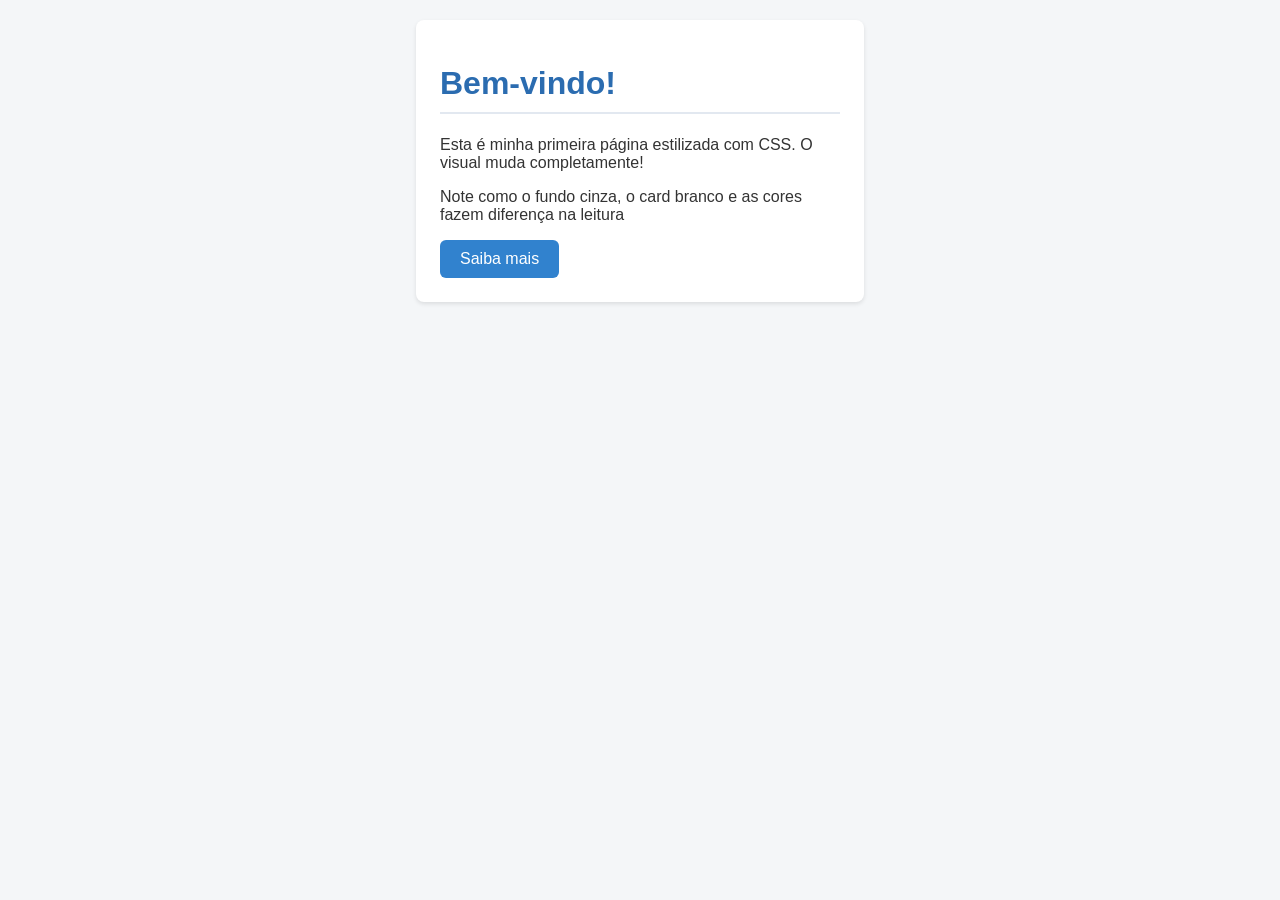
<file: bemvindo.html>
<!DOCTYPE html>
<html lang="en">

<head>
    <meta charset="UTF-8">
    <meta name="viewport" content="width=device-width, initial-scale=1.0">
    <title>Bem-vindo</title>
    <link rel="stylesheet" href="bemvindo.css">
</head>

<body>
    <header class="card">
        <h1>Bem-vindo!</h1>
        <p>Esta é minha primeira página estilizada com CSS. O visual muda completamente!</p>
        <p>Note como o fundo cinza, o card branco e as cores fazem diferença na leitura</p>
        <a href="#" class="btn">Saiba mais</a>
    </header>
</body>

</html>
</file>
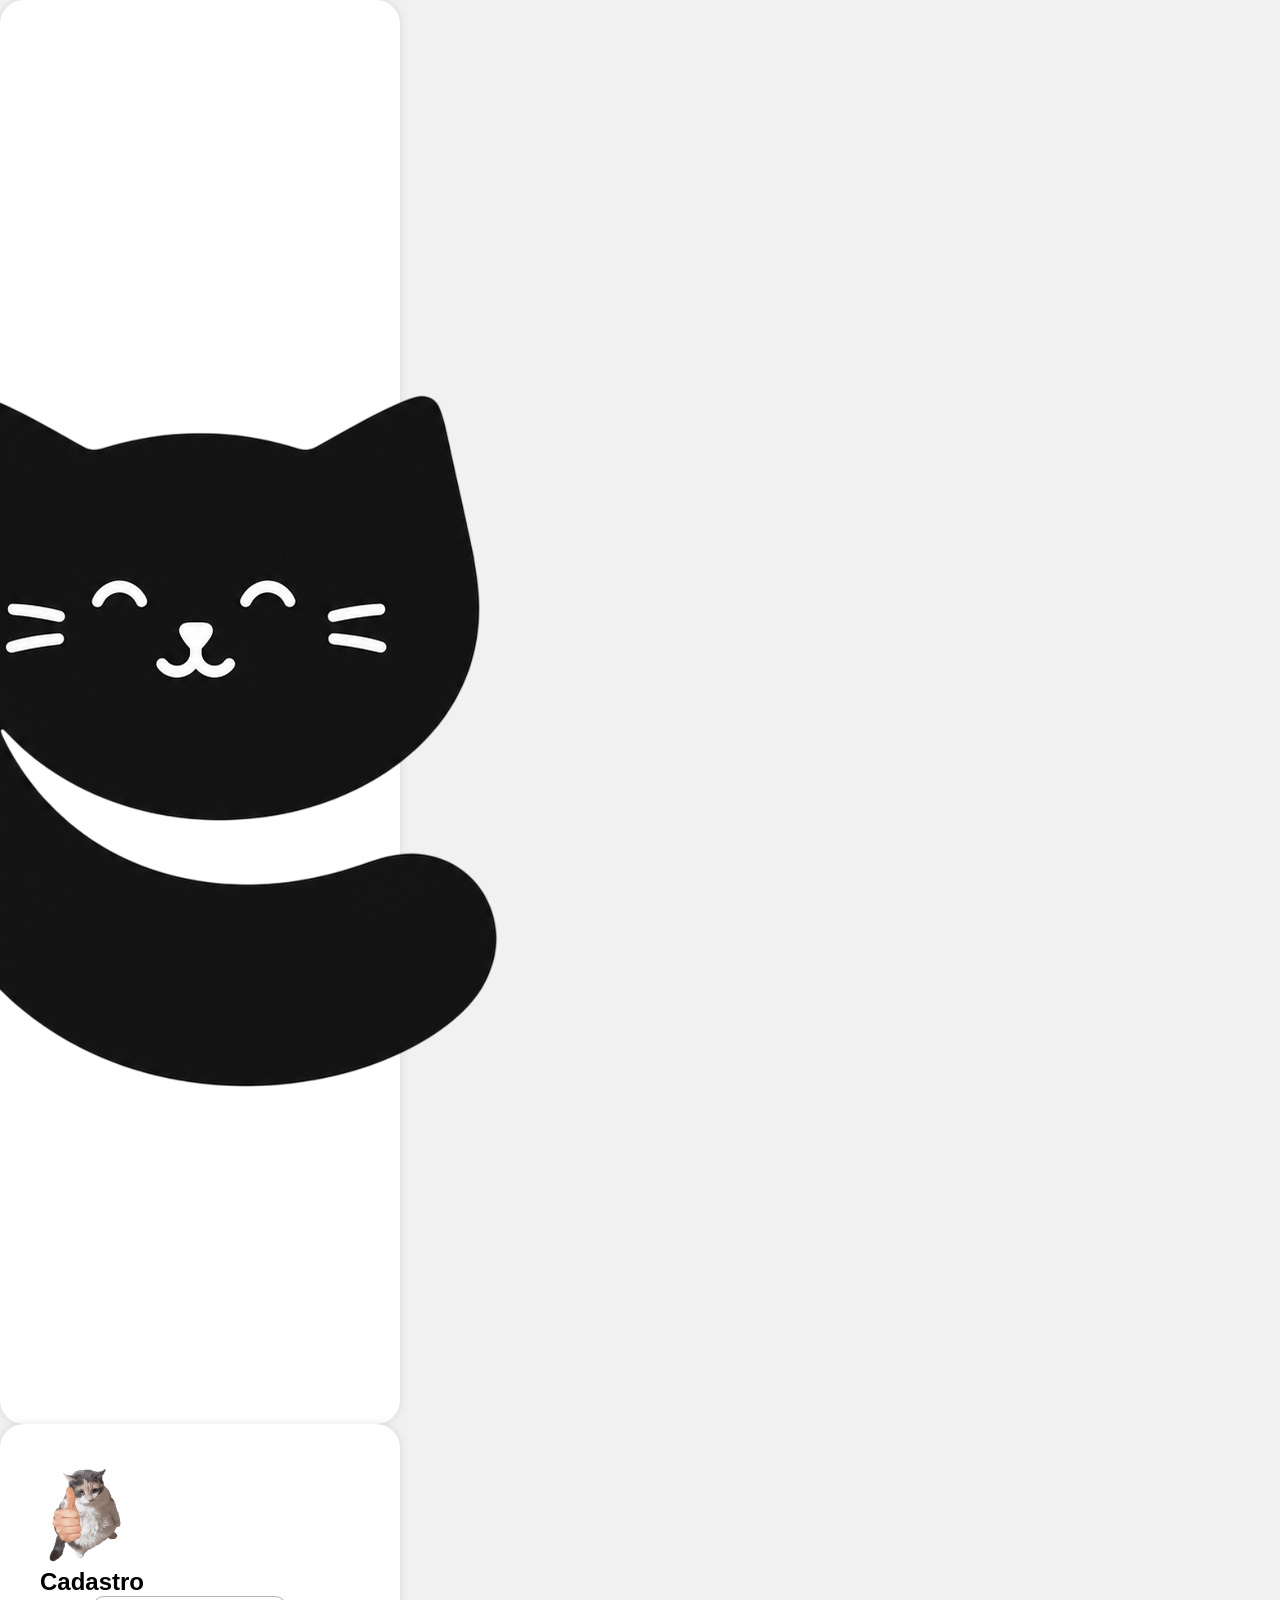
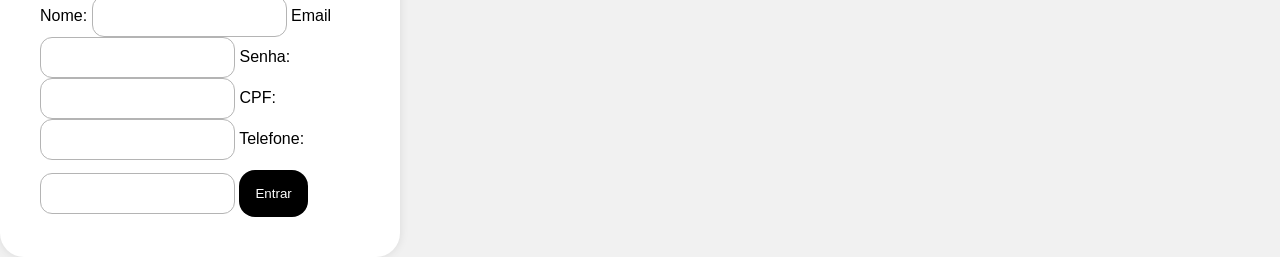
<file: cadastro.html>
<!DOCTYPE html>
<html lang="en">
<head>
    <meta charset="UTF-8">
    <meta name="viewport" content="width=device-width, initial-scale=1.0">
    <link rel="stylesheet" href="login.css">
    <script defer src="login.js"></script>
    <title>Login | Marselo</title>
</head>
<body>
        <section id="esquerda" class="esquerda">
            <div id="" class="">
                <h1>Projeto</h1>
                <h2>By Marselo</h2>

                <img src="/images/gato3.png" alt="Gato Belisario">
            </div>
        </section>

        <section id="direita" class="direita">
            <div>
                <img src="/images/gato2.png" alt="Logo Belisario">

                <h2>Cadastro</h2>

                <form id="formulario" class="formulario">
                    <la
                    bel for="nome">Nome:</label>
                    <input type="text" id="nome" name="nome">

                    <label for="email">Email</label>
                    <input type="email" id="email" name="email">
        
                    <label for="senha">Senha:</label>
                    <input type="password" id="senha" name="senha">

                    <label for="cpf">CPF:</label>
                    <input type="text" id="cpf" class="cpf">

                    <label for="telefone">Telefone:</label>
                    <input type="number" id="telefone" class="telefone">

                    <button id="cadastrar" class="cadastrar" type="submit">Entrar</button>
                </form>
            </div>
        </section>
</body>
</html>
</file>
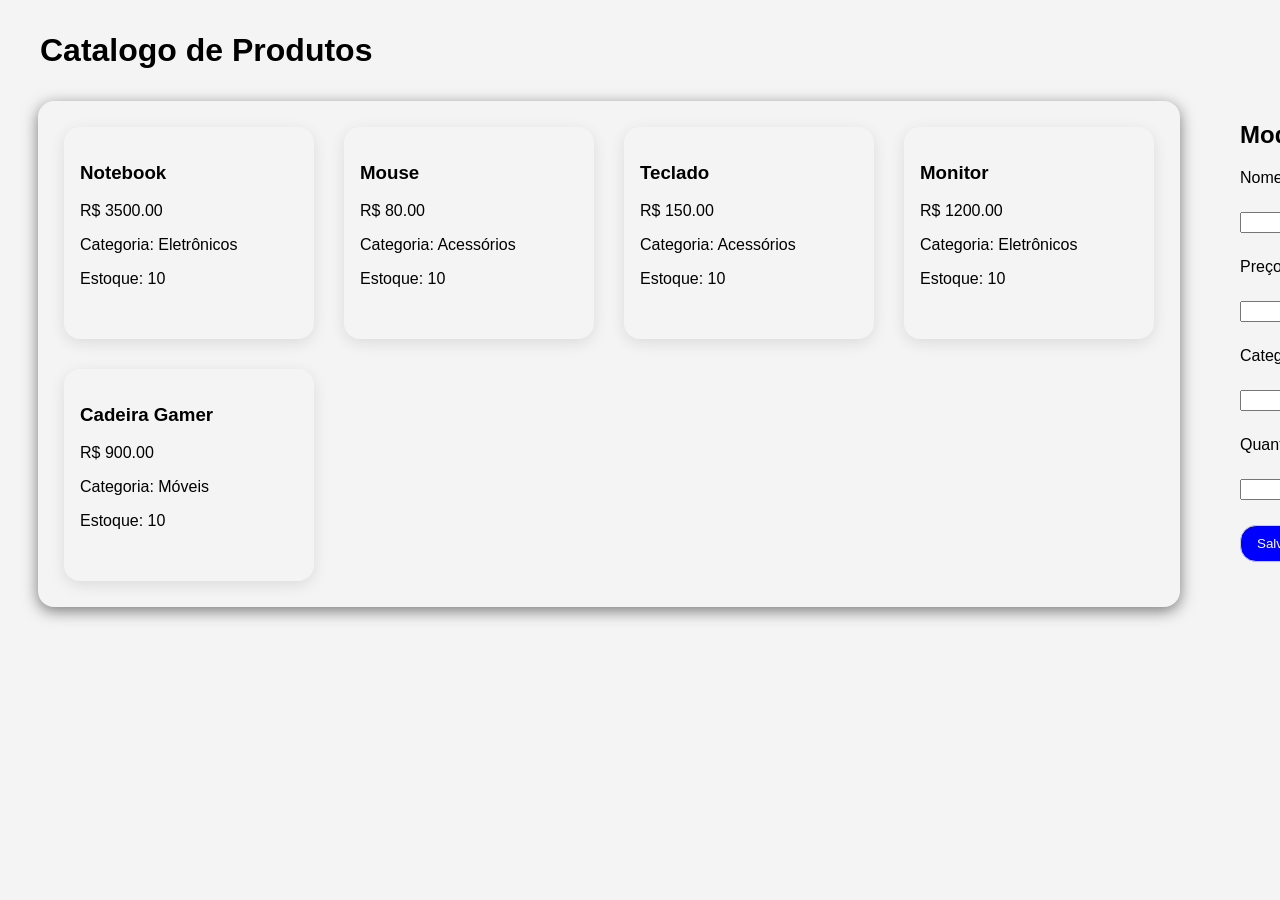
<file: crud.html>
<!DOCTYPE html>
<html lang="en">

<head>
    <meta charset="UTF-8">
    <meta name="viewport" content="width=device-width, initial-scale=1.0">
    <link rel="stylesheet" href="crud.css">
    <script defer src="crud.js" ></script>
    <title>Catalogo | Marselo</title>
</head>

<body>
    <h1 class="titulo1">Catalogo de Produtos</h1>

    <div class="geral">   
        <div class="catalogao">
            <div id="catalogo" class="catalogo"></div>
        </div> 
    
        <main>
            <section>
                <h1 class="titulo2">Modificar Produto</h1>
    
                <form id="formulario" class="formulario">
                    
                    <label for="nome">Nome</label>
                    <input type="text" id="nome" name="nome">
    
                    <label for="preco">Preço</label>
                    <input type="number" id="preco" name="preco">
    
                    <label for="categoria">Categoria</label>
                    <input type="text" id="categoria" name="categoria">
    
                    <label for="quantidade">Quantidade</label>
                    <input type="number" id="quantidade" name="quantidade">
    
                    <div class="botoes">
                        <button type="submit" class="salvar">Salvar</button>
                        <button type="button" class="remover">Remover</button>
                        <button type="button" class="limpar">Limpar</button>
                    </div>
                </form> 
            </section> 
        </main> 
    </div> 
</body>

</html>
</file>
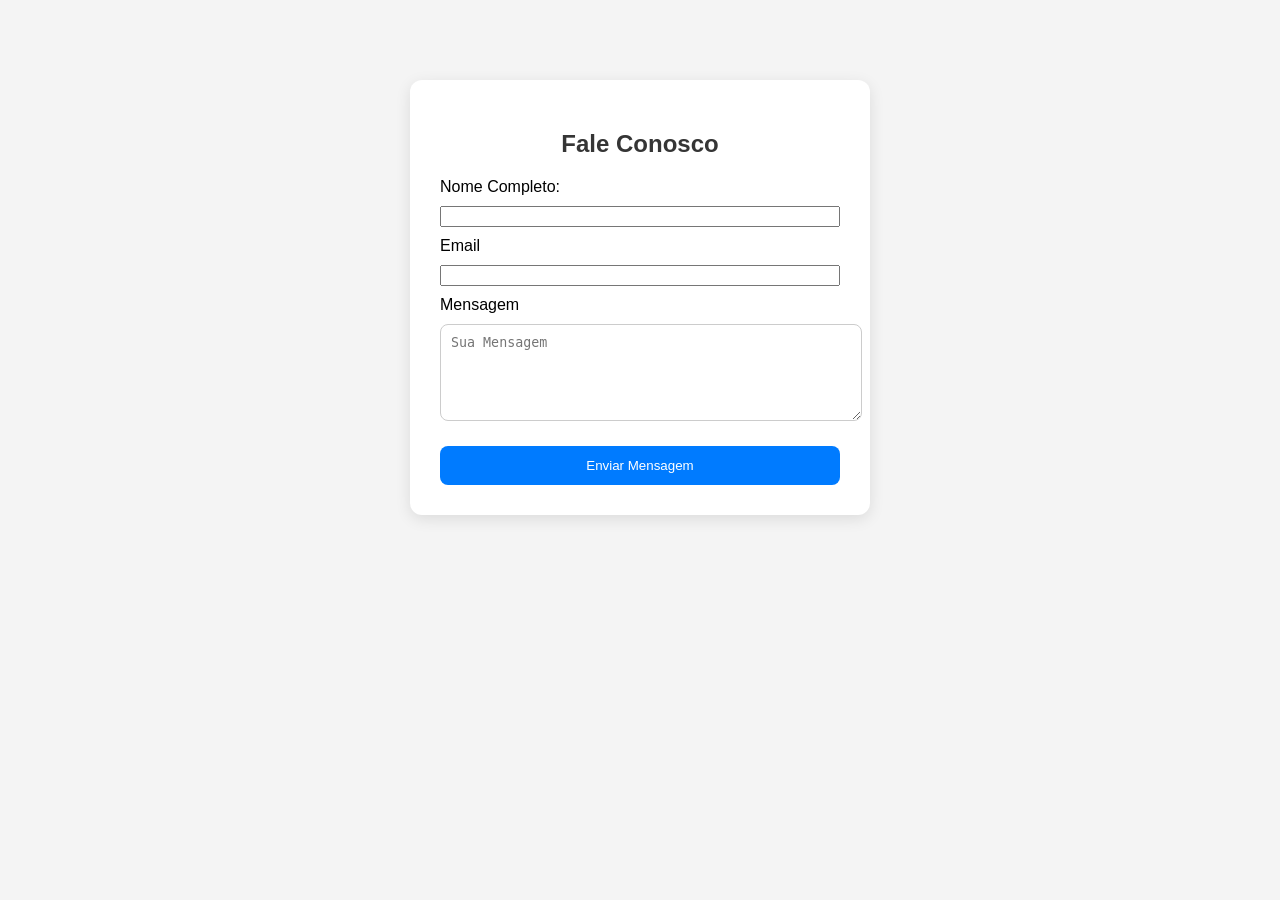
<file: forms.html>
<!DOCTYPE html>
<html lang="en">
<head>
    <meta charset="UTF-8">
    <meta name="viewport" content="width=device-width, initial-scale=1.0">
    <title>Formulario</title>
    <link rel="stylesheet" href="forms.css">
</head>
<body>
    <section>
        <div class="formulario">
            <h1>Fale Conosco</h1>
            <form class="cards">
                <label for="nome">Nome Completo:</label>
                <input type="text" id="nome" name="nome">
    
                <label for="email">Email</label>
                <input type="email" id="email" name="email">
    
                <label for="msg">Mensagem</label>
                <textarea id="msg" name="mensagem" rows="5" placeholder="Sua Mensagem"></textarea>
    
                <button class="butao" type="submit">Enviar Mensagem</button>
            </form>
        </div>
    </section>
</body>
</html>
</file>
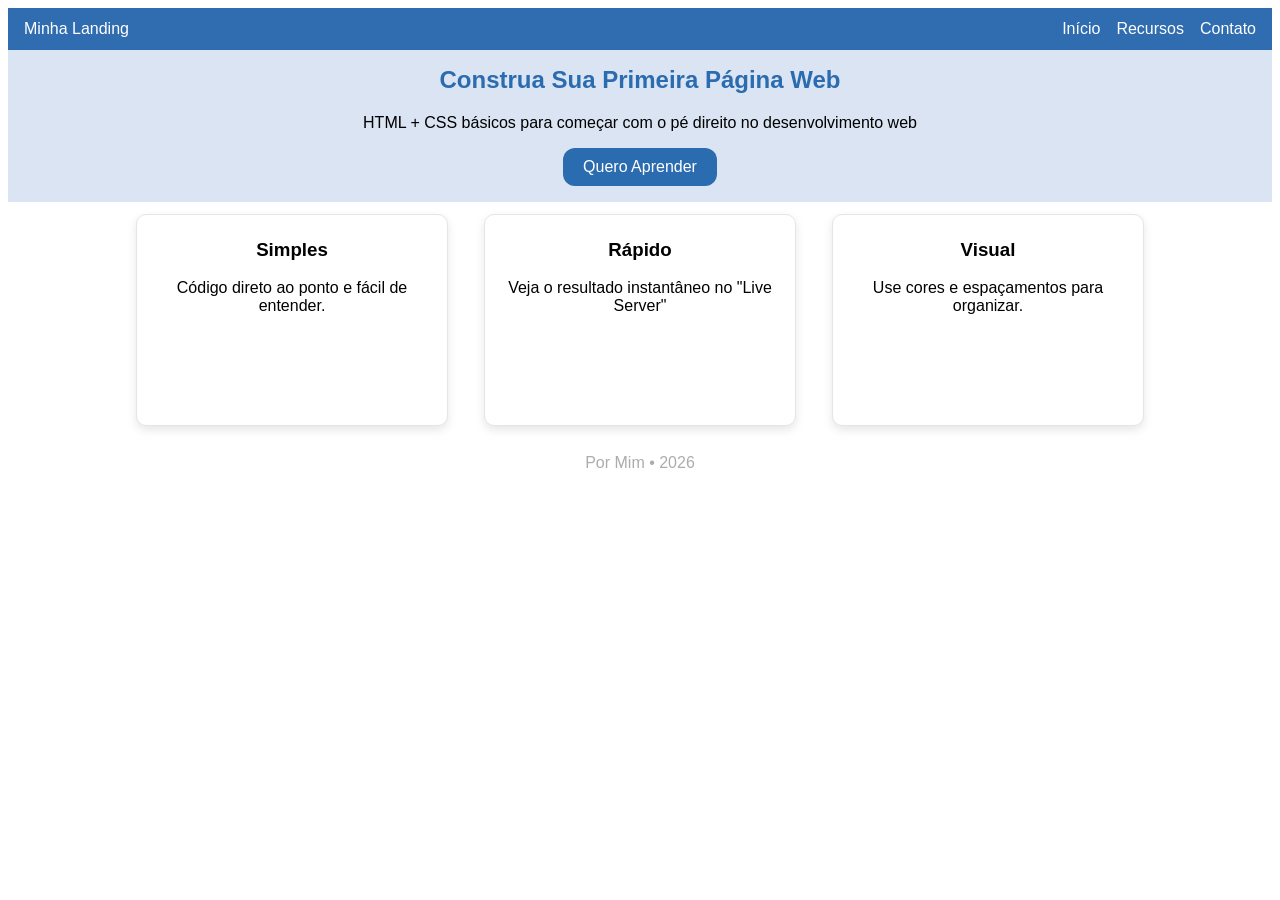
<file: landing.html>
<!DOCTYPE html>
<html lang="en">

<head>
    <meta charset="UTF-8">
    <meta name="viewport" content="width=device-width, initial-scale=1.0">
    <title>Landing Page</title>
    <link rel="stylesheet" href="landing.css">
</head>

<body>
    <!-- Barra de Navegação -->
    <header class="barra">
        <div>
            Minha Landing
        </div>

        <nav class="opcoes">
            <a href="#">Início</a>
            <a href="#">Recursos</a>
            <a href="#">Contato</a>
        </nav>
    </header>

    <!-- Textos e Botão -->
    <section class="centerarea">
        <h1>Construa Sua Primeira Página Web</h1>
        <p>HTML + CSS básicos para começar com o pé direito no desenvolvimento web</p>
        <div class="botao">
            <a href="#">Quero Aprender</a> 
        </div>
    </section>

    <!-- Cards -->
    <section class="cards">
        <div class="card">
            <h3>Simples</h3>
            <p>Código direto ao ponto e fácil de entender.</p>
        </div>

        <div class="card">
            <h3>Rápido</h3>
            <p>Veja o resultado instantâneo no "Live Server"</p>
        </div>

        <div class="card">
            <h3>Visual</h3>
            <p>Use cores e espaçamentos para organizar.</p>
        </div>
    </section>

    <!-- Rodapé -->
    <div class="rodape">
        <p>Por Mim • 2026</p>
    </div>
</body>

</html>
</file>
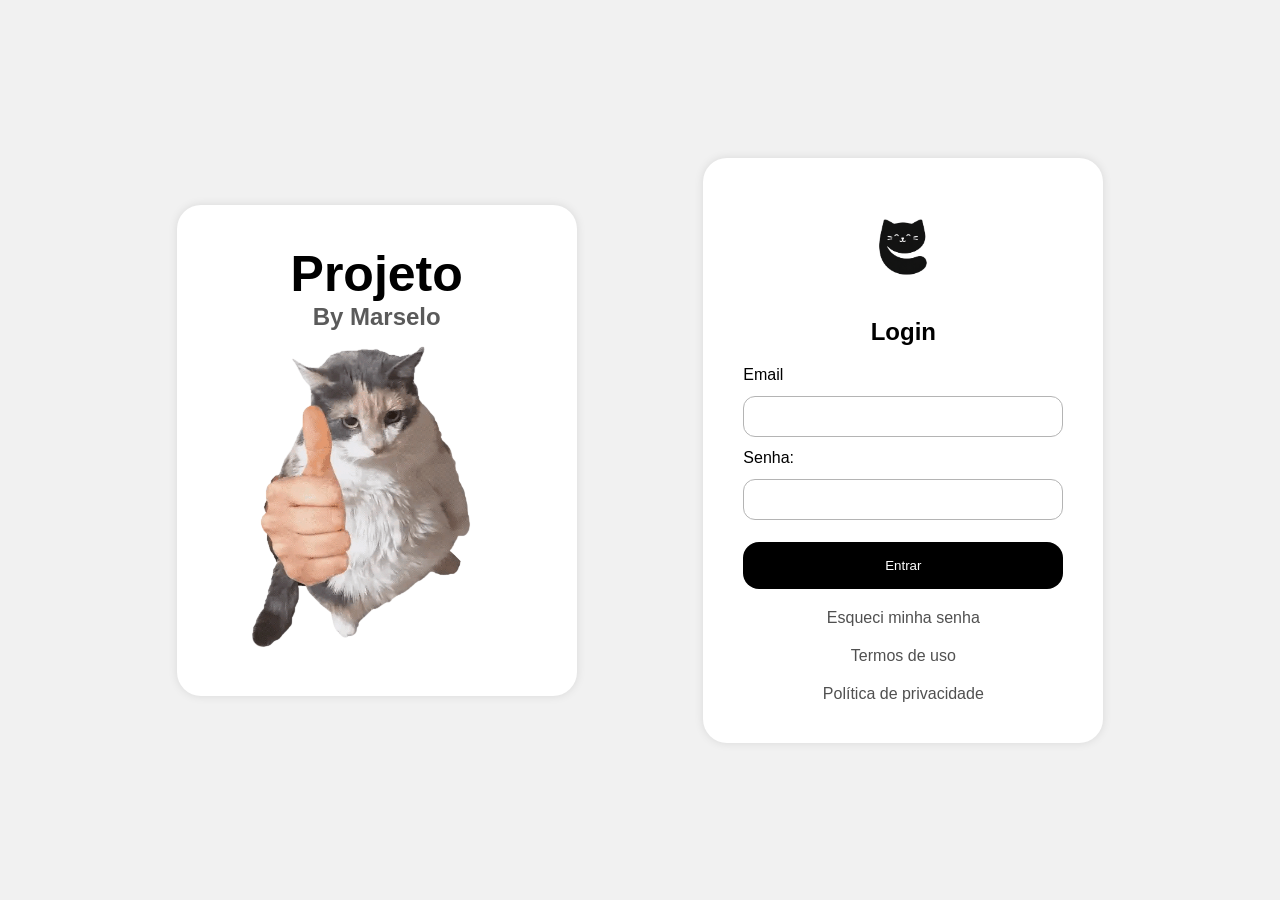
<file: login.html>
<!DOCTYPE html>
<html lang="en">
<head>
    <meta charset="UTF-8">
    <meta name="viewport" content="width=device-width, initial-scale=1.0">
    <link rel="stylesheet" href="login.css">
    <script defer src="login.js"></script>
    <title>Login | Marselo</title>
</head>
<body>
        <section id="login" class="login">
            <div id="esquerda" class="esquerda">
                <h1>Projeto</h1>
                <h2>By Marselo</h2>

                <img src="/images/gato2.png" alt="Gato Belisario">
            </div>

            <div id="direita" class="direita">
                <img src="/images/gato3.png" alt="Logo Belisario">

                <h2>Login</h2>

                <form id="formulario" class="formulario">
                    <label for="email">Email</label>
                    <input type="email" id="email" name="email">
        
                    <label for="senha">Senha:</label>
                    <input type="password" id="senha" name="senha">
        
                    <button id="logar" class="logar" type="submit">Entrar</button>
                </form>

                <a href="">Esqueci minha senha</a>
                <a href="">Termos de uso</a>
                <a href="">Política de privacidade</a>
            </div>
        </section><!--LOGIN-->

        <section id="feedback" class="feedback">
            <div id="mensagem" class="mensagem">
                <img id="imagem" class="imagem" src="/images/gato1.png" alt="Gato Belisario">
            </div>

            <button id="recarregar" class="recarregar">Recarregar</button>
        </section><!--FEEDBACK-->
</body>
</html>
</file>
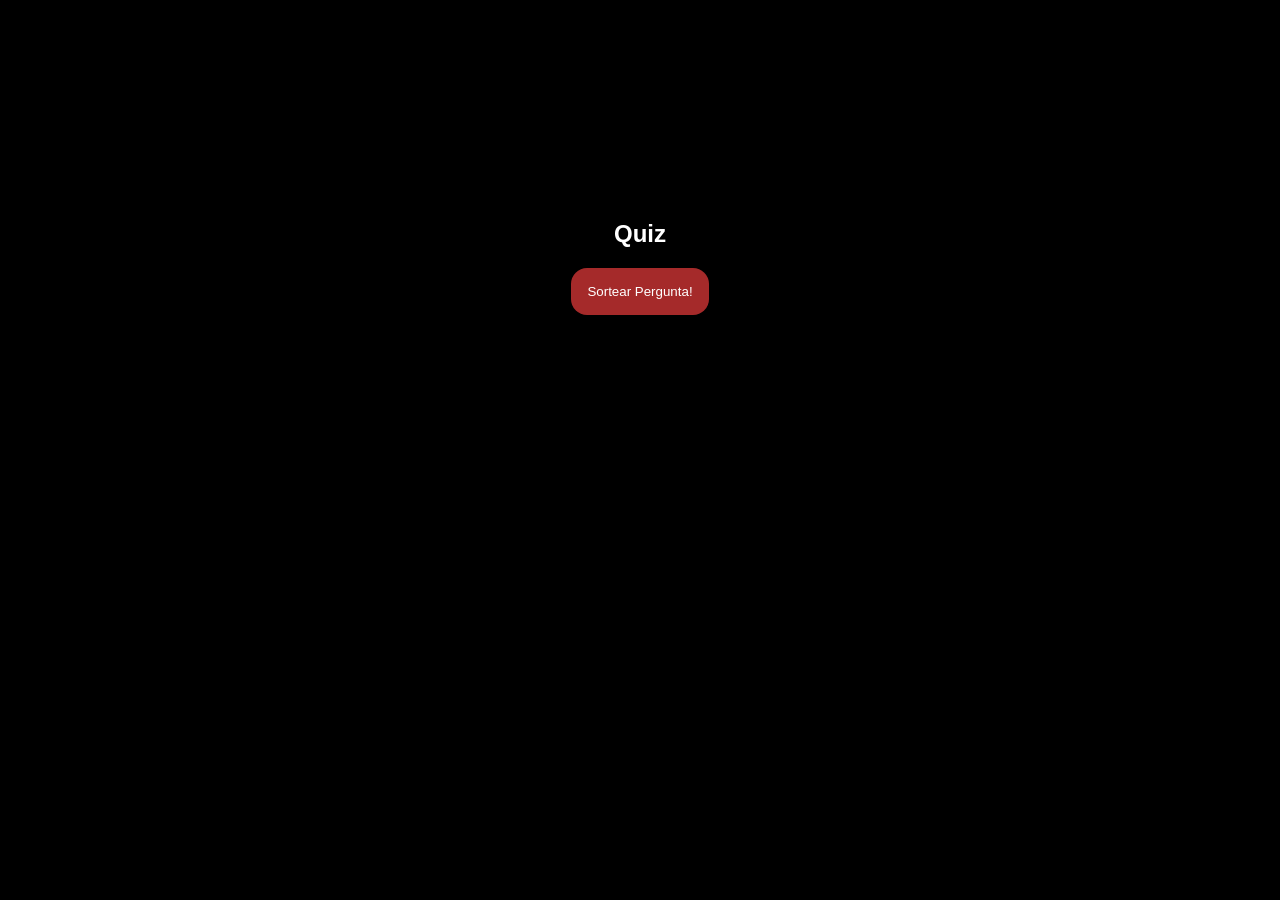
<file: quiz.html>
<!DOCTYPE html>
<html lang="en">

<head>
    <meta charset="UTF-8">
    <meta name="viewport" content="width=device-width, initial-scale=1.0">
    <link rel="stylesheet" href="quiz.css">
    <script defer src="quiz.js"></script>
    <title>Quiz | Marselo</title>
</head>

<body>

    <section id="inicio" class="inicio">
        <h1 id="titulo" class="titulo">Quiz</h1>
    
        <button id="sorteio" class="sorteio">Sortear Pergunta!</button>
    </section><!--inicio-->

    
    <section id="quiz" class="quiz">
        <div id="perguntas" class="perguntas">
            <h2 id="pergunta" class="pergunta">Pergunta</h2>
    
            <div id="botoes" class="botoes">
                <button id="a" class="a">A</button>
                <button id="b" class="b">B</button>
                <button id="c" class="c">C</button>
                <button id="d" class="d">D</button>
            </div>
        </div>
    </section><!--quiz-->
    
    <section id="resultado" class="resultado">
        <div id="retorno" class="retorno"></div>
        <button id="voltar" class="voltar">Voltar</button>
    </section><!--resultado-->

</body>

</html>
</file>
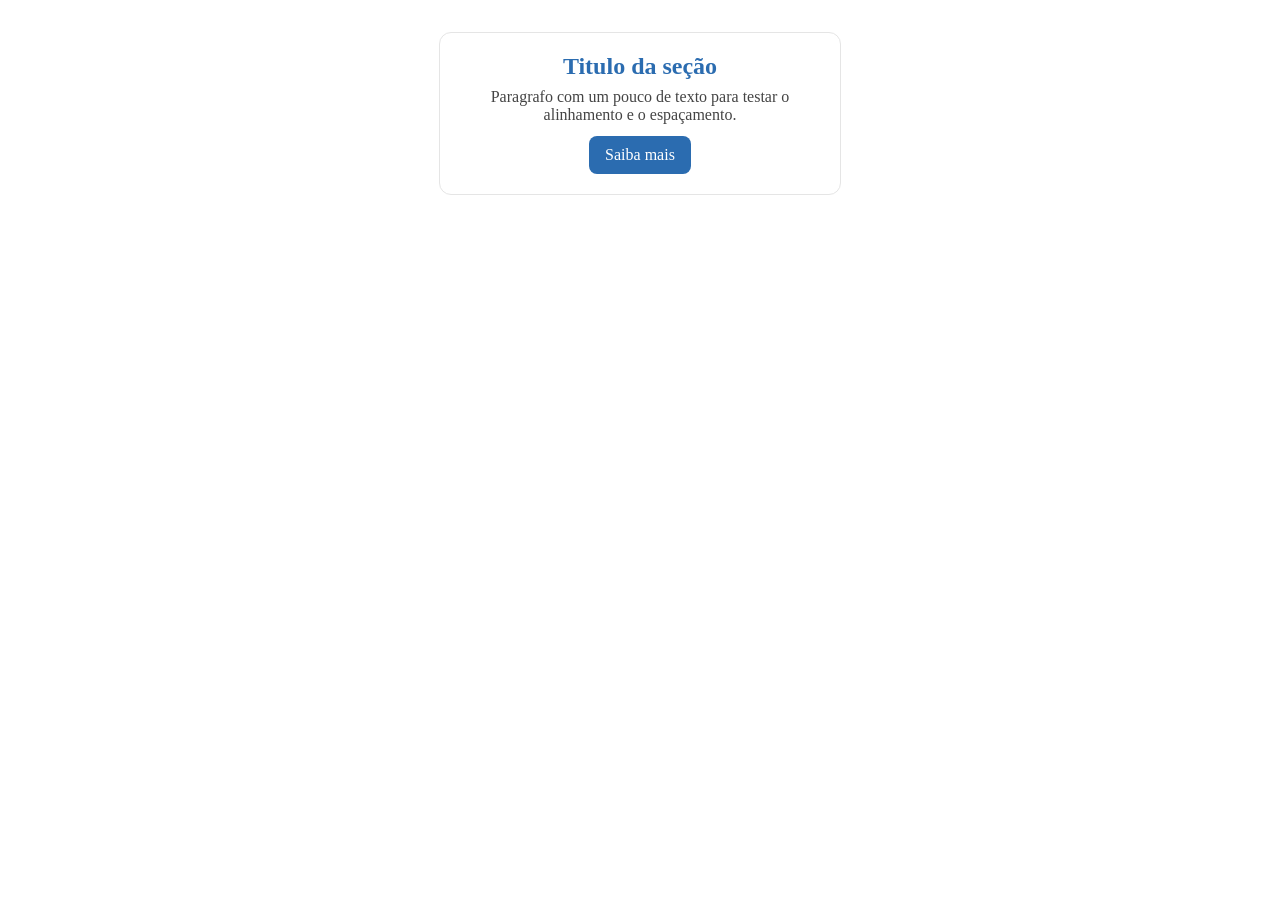
<file: teste.html>
<!DOCTYPE html>
<html lang="en">

<head>
    <meta charset="UTF-8">
    <meta name="viewport" content="width=device-width, initial-scale=1.0">
    <title>Teste</title>
    <link rel="stylesheet" href="teste.css">
</head>

<body>
    <main class="card wrap">
        <h2>Titulo da seção</h2>
        <p>Paragrafo com um pouco de texto para testar o alinhamento e o espaçamento.</p>
        <a href="#" class="btn">Saiba mais</a>
    </main>
</body>

</html>
</file>
<file: bemvindo.css>
body {
    font-family: 'Arial', sans-serif;
    background: #f4f6f8;
    color: #333;
    margin: 0;
    padding: 20px;
}

.card {
    background: white;
    border-radius: 8px;
    padding: 24px;
    box-shadow: 0 2px 4px rgba(0,0,0,0.1);
    max-width: 400px;
    margin: 0 auto;
}

h1 {
    color: #2b6cb0;
    border-bottom: 2px solid #e2e8f0;
    padding-bottom: 10px;
}

.btn {
    background: #3182ce;
    color: white;
    padding: 10px 20px;
    border-radius: 6px;
    text-decoration: none;
    display: inline-block;
}
</file>
<file: login.css>
/* GERAL */

*{
    margin: 0;
    padding: 0;
    box-sizing: border-box;

    font-family: Arial, Helvetica, sans-serif;
}

body{
    background-color: rgb(241, 241, 241);
}

/* LOGIN */

.login{
    display: flex;
    justify-content: space-evenly;
    align-items: center;

    height: 100vh;
    padding: 50px;
}

/* ESQUERDA */

.esquerda{
    display: flex;
    flex-direction: column;
    align-items: center;
    
    width: 400px;
    padding: 40px;
    
    border-radius: 24px;
    
    background-color: white;
    box-shadow: 0 0 10px rgba(0, 0, 0, 0.1);
}

.esquerda h1{
    font-size: 50px;
}

.esquerda h2{
    color: rgb(90, 90, 90);
}

/* DIREITA */

.direita{
    display: flex;
    flex-direction: column;
    align-items: center;
    
    width: 400px;
    padding: 40px;
    gap: 20px;
    
    border-radius: 24px;
    
    background-color: white;
    box-shadow: 0 0 10px rgba(0, 0, 0, 0.1);
}

.direita img{
    width: 100px;
    height: 100px;
}

/* FORMULÁRIO */

.formulario{
    display: flex;
    flex-direction: column;
    
    width: 100%;
    gap: 12px;
}

.formulario input{
    padding: 12px;
    border-radius: 12px;
    border: 1px solid rgb(180, 180, 180);
}

.feedback{
    text-align: center;
    align-items: center;

    margin: 100px;
}

/* BOTÃO */

button{
    color: white;
    background-color: black;

    margin-top: 10px;
    padding: 16px;

    border: none;
    border-radius: 16px;

    cursor: pointer;
    transition: .2s;
}

button:hover{
    transform: scale(1.03);
}

/* HOVER */

.esquerda img:hover{
    transform: scaleX(-1);
}

.feedback img:hover{
    transform: scaleX(-1);
}

/* LINKS */

a{
    text-decoration: none;
    color: rgb(80, 80, 80);
}
</file>
<file: crud.css>
/* GERAL */

body {
    font-family: Arial, sans-serif;
    background: #f4f4f4;
}

.geral{
    display: flex;
    gap: 30px;
}

.titulo1{
    margin: 16px;
    padding: 16px;
}

/* CARD */

.catalogao{
    display: flex;
    justify-content: center;
    
    margin: 0px 30px;
    border-radius: 16px;

    width: 1900px;
    max-height: 900px;

    box-shadow: 0 4px 15px rgba(0,0,0,0.5);
}

.catalogo{
    display: grid;
    justify-content: center;

    gap: 30px;
    margin: 10px;
    padding: 16px;

    grid-template-columns: repeat(4, 250px);
}

.card{
    height: 180px;
    padding: 16px;
    border-radius: 16px;

    box-shadow: 0 4px 15px rgba(0,0,0,0.1);
}

.vazio{
    color: #a5a5a5;
}

/* FORMULARIO */


.formulario{
    display: flex;
    justify-content: center;
    flex-direction: column;

    gap: 25px;
    margin-right: 50px;
}


/* BOTOES */

.botoes{
    display: flex;
    gap: 16px;
}

.botoes button{
    border: none;
    padding: 10px 16px;
    border-radius: 16px;

    border: 1px solid #ccc;
}

.botoes .salvar{
    background-color: blue;
    color: #fff;
}

.botoes .remover{
    background-color: red;
    color: #fff;
}

/* ALERTA */
</file>
<file: forms.css>
body {
    font-family: Arial, sans-serif;
    background: #f4f4f4;
}

.formulario h1{
    margin-bottom: 20px;
    color: #353535;
}

.formulario{
    max-width: 400px;
    margin: 80px auto; 
    padding: 30px;
    background: #fff;
    border-radius: 12px;
    box-shadow: 0 4px 15px rgba(0,0,0,0.1);

    text-align: center;
}

.cards{
    display: flex;
    flex-direction: column;
    gap: 10px;
    text-align: left;
}

.cards textarea {
    width: 100%;
    padding: 10px;
    border-radius: 8px;
    border: 1px solid #ccc;
    outline: none;
}

.butao{
    margin-top: 15px;
    padding: 12px;
    border: none;
    border-radius: 8px;
    background: #007bff;
    color: white;
    cursor: pointer;
    transition: 0.3s;
}

.butao:hover {
    background: #0056b3;
}
</file>
<file: landing.css>
.barra{
    font-family: Arial, Helvetica, sans-serif;
    display: flex;
    justify-content: space-between;
    align-items: center;
    padding: 12px 16px;;
    background: #2f6cb0;
    color: #fff;
}

.opcoes {
    display: flex;
    gap: 16px;
    color: #e5e5e5;
    text-decoration: none;
}

.opcoes a{
    color: #fff;
    text-decoration: none;
}

.centerarea{
    margin-top: 0;
    background-color: #dae4f2;
    font-family: Arial, Helvetica, sans-serif;
    text-align: center;
    align-items: center;

}

.centerarea h1{
    color: #2b6cb0;
    margin-top: 0;
    padding-top: 16px;
}

.botao{
    display: inline-block;
    border-radius: 12px;
    background-color: #2b6cb0;
    padding: 10px 20px;
    margin-bottom: 16px;
}

.botao a{
    color: #fff;
    text-decoration: none;
}

.cards{
    font-family: Arial, Helvetica, sans-serif;
    display: flex;
    justify-content: center;
    gap: 12px;
    flex-wrap: wrap;
}

.card{
    width: 300px;
    height: 200px;
    margin: 12px;
    background: #fff;
    border: 1px solid #e5e5e5;
    border-radius: 10px;
    padding: 5px;
    text-align: center;
    box-shadow: 0 4px 10px rgba(0, 0, 0, 0.1);
}

.rodape p{
    font-family: Arial, Helvetica, sans-serif;
    color: #b0abab;
    display: flex-end;
    justify-content: flex-end;
    align-items: center;
    text-align: center;
}
</file>
<file: quiz.css>
/* GERAL */

*{
    font-family: Arial, Helvetica, sans-serif;
    background-color: black;
    color: white;
    text-align: center;
    align-items: center;
}

/* TELAS */

.inicio{
    margin: 100px;
    padding: 100px;
}

.quiz{
    margin: 100px;
    padding: 100px;
}

.resultado{
    margin: 100px;
    padding: 100px;
}

/* CLASSES */

.sorteio{
    border: none;
    padding: 16px;
    border-radius: 16px;
    background-color: brown;

    transition: .2s;
}

.botoes button{
    border: none;
    padding: 16px;
    border-radius: 16px;
    background-color: brown;
    margin: 15px;
    padding: 15px;
    
    transition: .2s;
}

.retorno{
    margin: 16px;
}

.voltar{
    border: none;
    padding: 16px;
    border-radius: 16px;
    background-color: brown;
    margin: 15px;
    padding: 15px; 
}

/* HOVER */

.sorteio:hover{
    box-shadow: 0px 0px 5px rgb(255, 0, 0);
    scale: 1.5;
}

.botoes button:hover{
    box-shadow: 0px 0px 5px rgb(255, 0, 0);
    scale: 1.5;
}

.voltar:hover{
    box-shadow: 0px 0px 5px rgb(255, 0, 0);
    scale: 1.5;  
}
</file>
<file: teste.css>
.wrap {
    max-width: 960px;
    margin: 0 auto;
    text-align: center;
}

.card {
    width: 360px;
    margin: 32px auto;
    padding: 20px;
    background: #fff;
    border: 1px solid #e5e5e5;
    border-radius: 12px;
}

.card h2 {
    margin: 0 0 8px;
    color: #2b6cb0;
}

.card p {
    margin: 0 0 12px;
    color: #444;
}

.btn {
    display: block;
    width: max-content;
    margin: 8px auto 0;
    padding: 10px 16px;
    background: #2b6cb0;
    color: #fff;
    text-decoration: none;
    border-radius: 8px;
}
</file>
